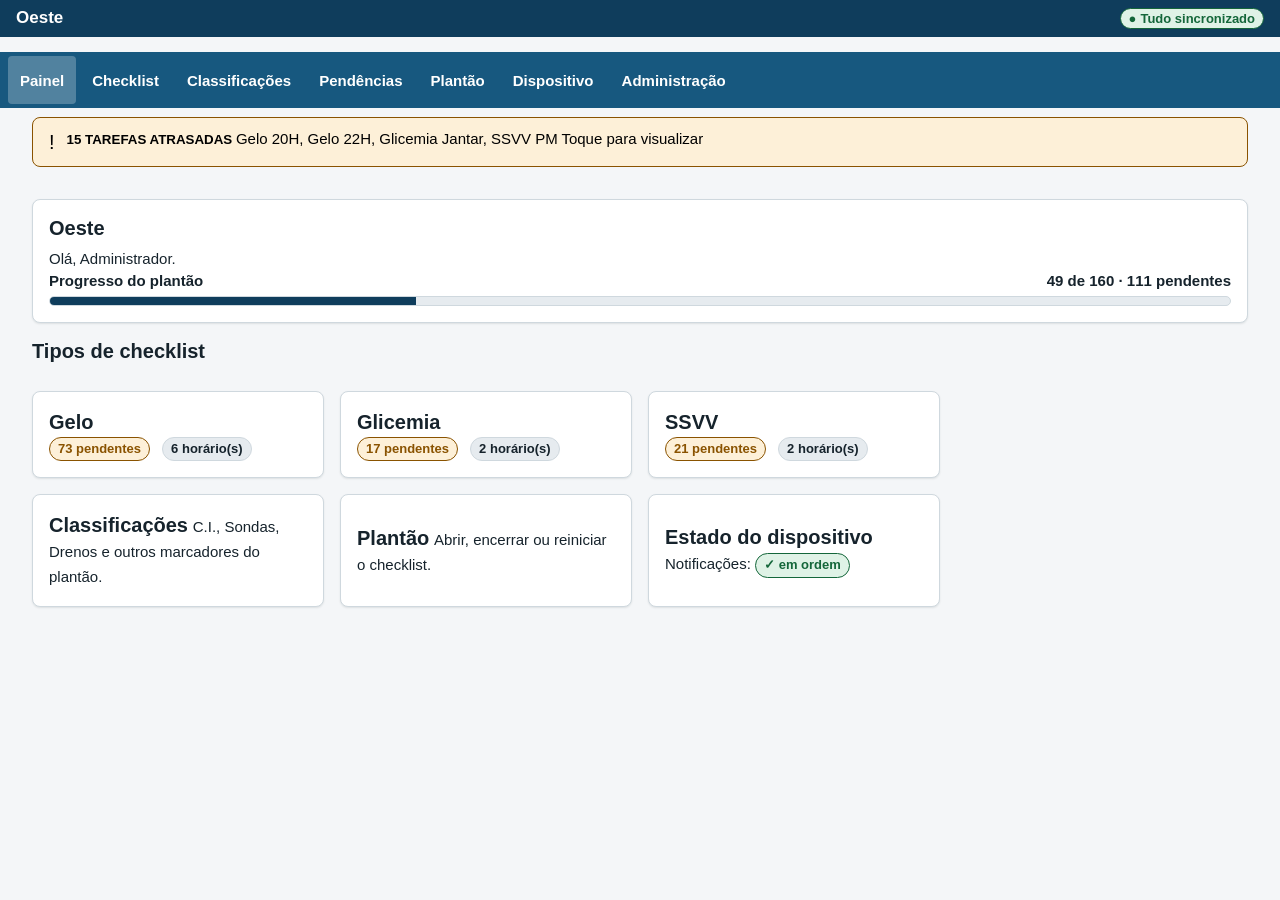
<file: apresentacao/index.html>
<!DOCTYPE html>
<html lang="pt-BR">
<head>
    <meta charset="utf-8" />
    <meta name="viewport" content="width=device-width, initial-scale=1, viewport-fit=cover" />
    <title>Checklist de Plantão — apresentação</title>

    <!-- Mesma folha de estilo do aplicativo real, copiada sem alteração. Nada vem de CDN. -->
    <link rel="stylesheet" href="css/design-system.css" />
    <link rel="stylesheet" href="css/apresentacao.css" />
</head>
<body>
    <div class="app-shell">
        <header class="app-topo">
            <h1 class="app-topo__titulo" id="topo-titulo">Oeste</h1>
            <button type="button" class="distintivo distintivo--sucesso" id="indicador-sync" title="Sincronizado com o servidor">
                <span aria-hidden="true">●</span>
                <span id="indicador-sync-texto">Tudo sincronizado</span>
            </button>
        </header>

        <nav class="nav-principal" aria-label="Navegação principal" id="nav"></nav>

        <div id="faixa-notificacoes"></div>

        <main class="app-conteudo" id="conteudo"></main>
    </div>

    <div id="toast"></div>

    <script src="js/dados.js"></script>
    <script src="js/app.js"></script>
</body>
</html>
</file>
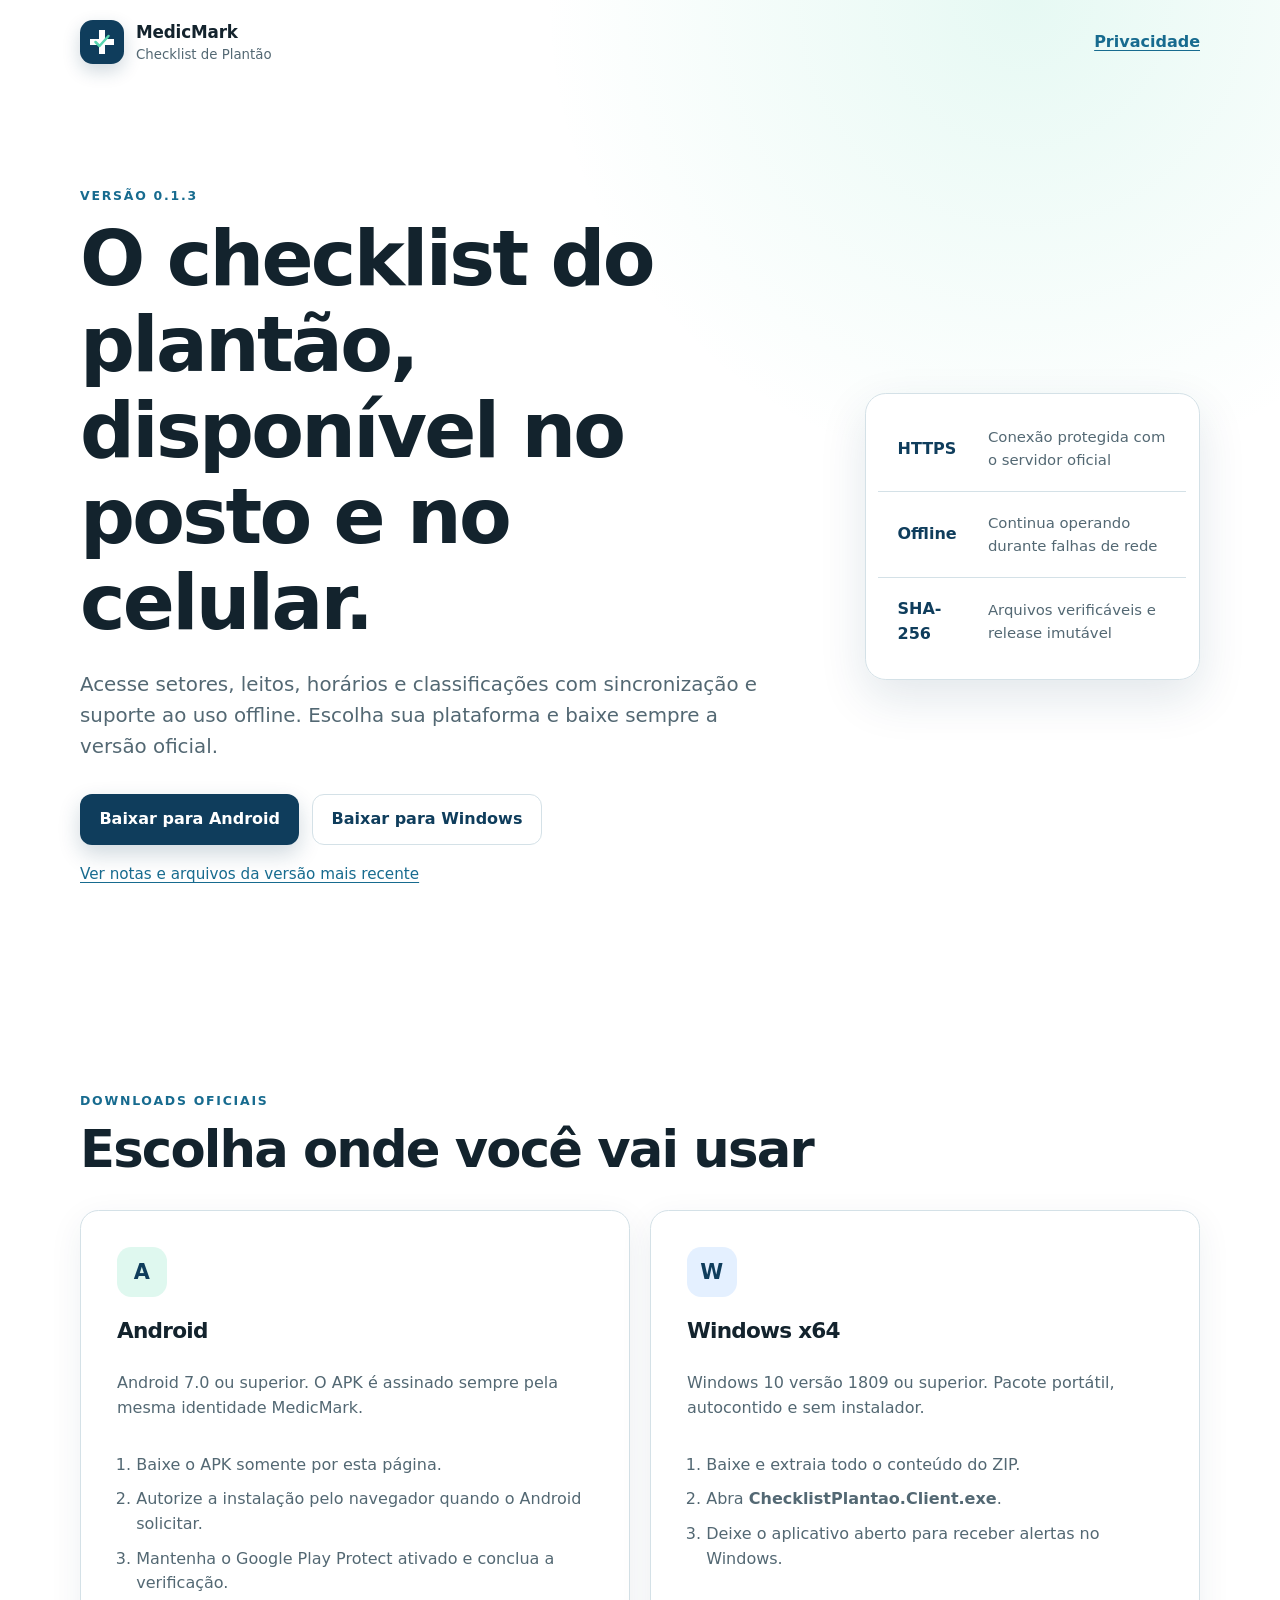
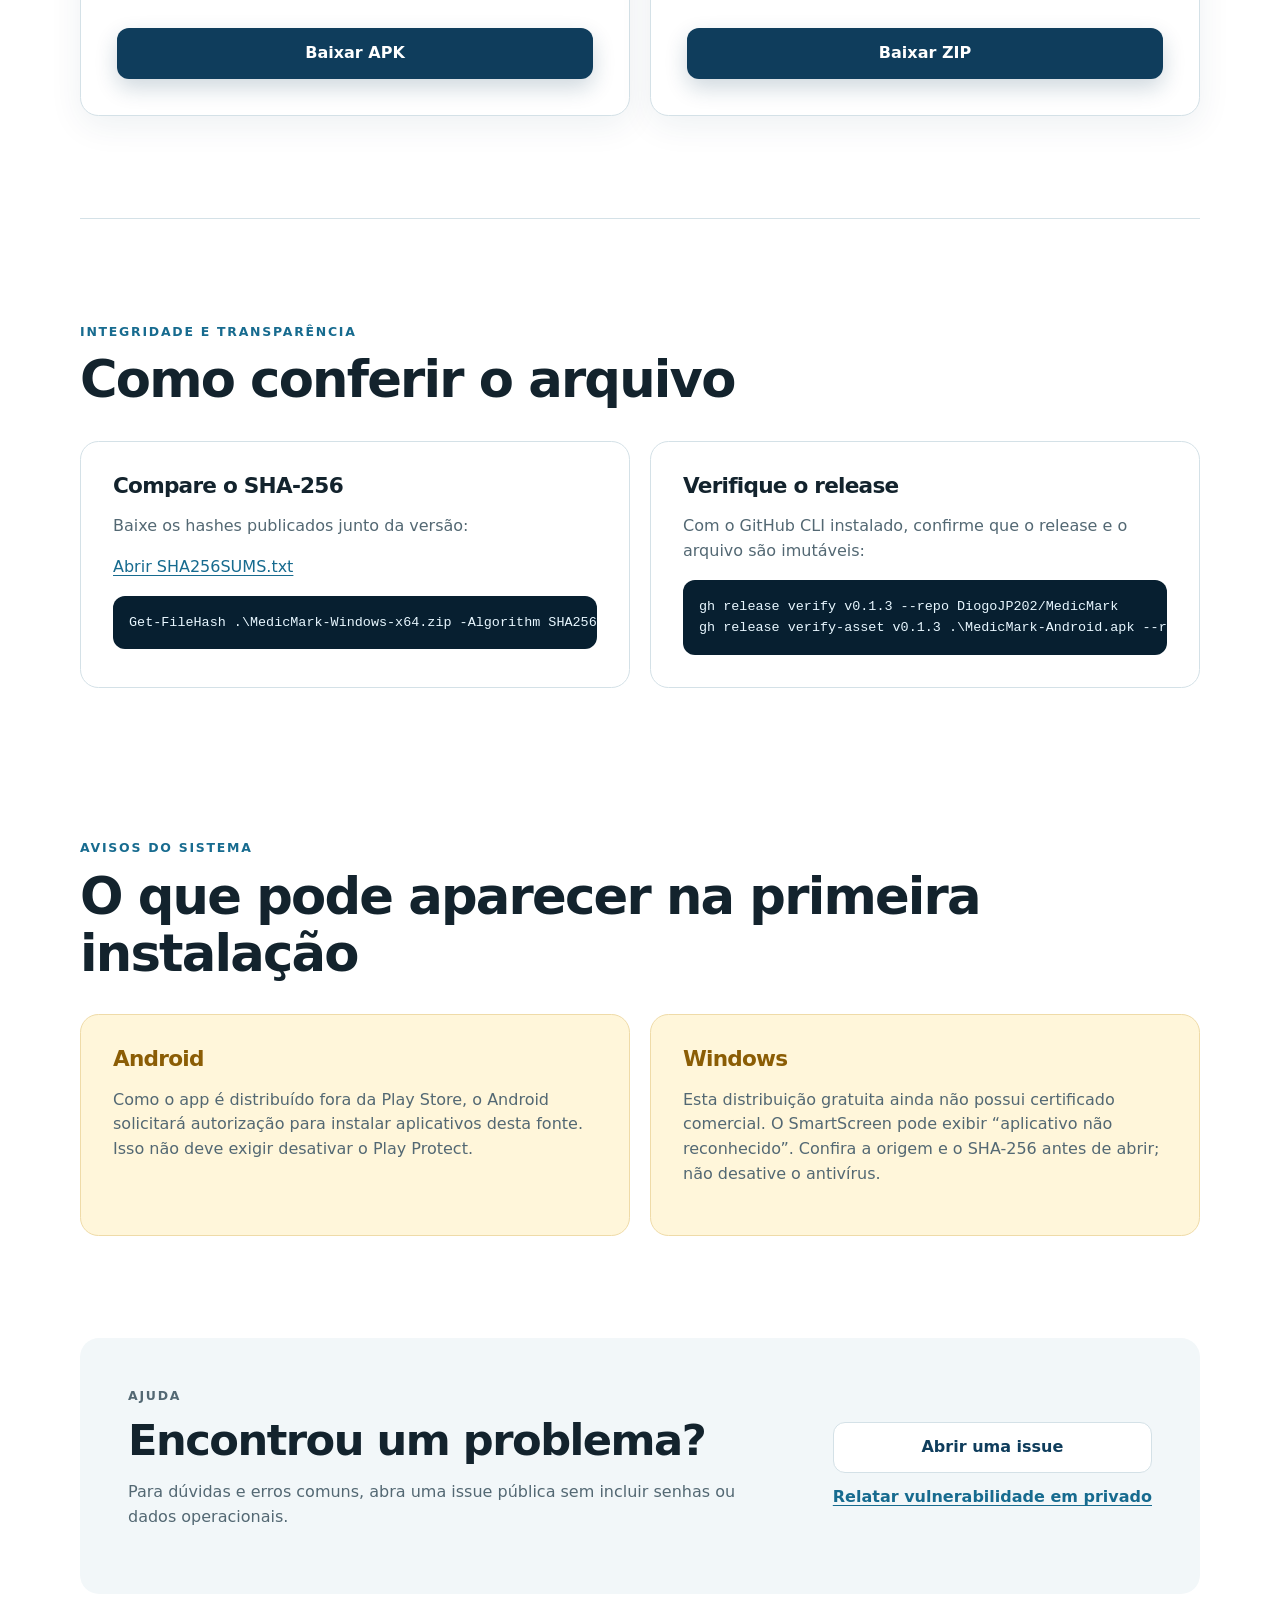
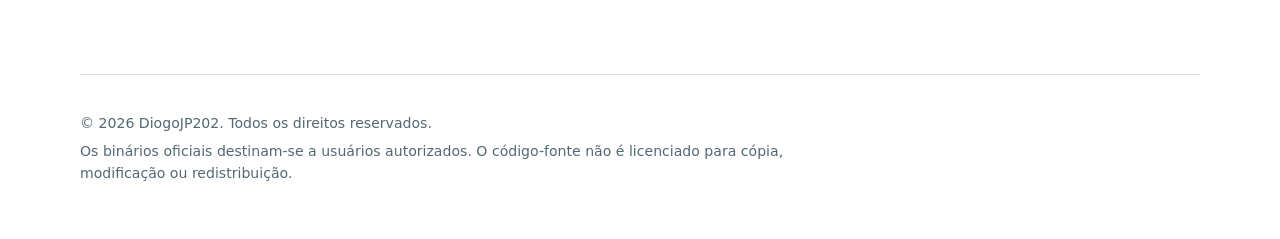
<file: site/index.html>
<!doctype html>
<html lang="pt-BR">
<head>
  <meta charset="utf-8">
  <meta name="viewport" content="width=device-width, initial-scale=1">
  <meta name="description" content="Baixe o MedicMark — Checklist de Plantão para Android e Windows.">
  <meta name="referrer" content="no-referrer">
  <meta http-equiv="Content-Security-Policy"
        content="default-src 'none'; style-src 'self'; img-src 'self' data:; font-src 'self'; base-uri 'none'; form-action 'none'; upgrade-insecure-requests">
  <meta name="theme-color" content="#0f3d5c">
  <title>MedicMark — Checklist de Plantão</title>
  <link rel="icon" href="favicon.svg" type="image/svg+xml">
  <link rel="stylesheet" href="styles.css">
</head>
<body>
  <a class="skip-link" href="#conteudo">Ir para o conteúdo</a>

  <header class="topbar">
    <a class="brand" href="./" aria-label="Página inicial do MedicMark">
      <span class="brand-mark" aria-hidden="true">
        <svg viewBox="0 0 64 64" role="img">
          <path d="M26 8h12v18h18v12H38v18H26V38H8V26h18z"/>
          <path class="brand-check" d="m19 32 8 8 18-20"/>
        </svg>
      </span>
      <span>
        <strong>MedicMark</strong>
        <small>Checklist de Plantão</small>
      </span>
    </a>
    <a class="topbar-link" href="privacidade.html">Privacidade</a>
  </header>

  <main id="conteudo">
    <section class="hero" aria-labelledby="titulo">
      <div class="hero-copy">
        <p class="eyebrow">Versão 0.1.3</p>
        <h1 id="titulo">O checklist do plantão, disponível no posto e no celular.</h1>
        <p class="hero-text">
          Acesse setores, leitos, horários e classificações com sincronização e suporte ao uso
          offline. Escolha sua plataforma e baixe sempre a versão oficial.
        </p>
        <div class="hero-actions">
          <a class="button button-primary"
             href="https://github.com/DiogoJP202/MedicMark/releases/latest/download/MedicMark-Android.apk"
             rel="noreferrer">Baixar para Android</a>
          <a class="button button-secondary"
             href="https://github.com/DiogoJP202/MedicMark/releases/latest/download/MedicMark-Windows-x64.zip"
             rel="noreferrer">Baixar para Windows</a>
        </div>
        <p class="release-link">
          <a href="https://github.com/DiogoJP202/MedicMark/releases/latest" rel="noreferrer">
            Ver notas e arquivos da versão mais recente
          </a>
        </p>
      </div>
      <aside class="hero-panel" aria-label="Características da distribuição">
        <div><strong>HTTPS</strong><span>Conexão protegida com o servidor oficial</span></div>
        <div><strong>Offline</strong><span>Continua operando durante falhas de rede</span></div>
        <div><strong>SHA-256</strong><span>Arquivos verificáveis e release imutável</span></div>
      </aside>
    </section>

    <section class="section" aria-labelledby="downloads">
      <div class="section-heading">
        <p class="eyebrow">Downloads oficiais</p>
        <h2 id="downloads">Escolha onde você vai usar</h2>
      </div>

      <div class="download-grid">
        <article class="download-card">
          <div class="platform-icon" aria-hidden="true">A</div>
          <h3>Android</h3>
          <p>Android 7.0 ou superior. O APK é assinado sempre pela mesma identidade MedicMark.</p>
          <ol>
            <li>Baixe o APK somente por esta página.</li>
            <li>Autorize a instalação pelo navegador quando o Android solicitar.</li>
            <li>Mantenha o Google Play Protect ativado e conclua a verificação.</li>
          </ol>
          <a class="button button-primary button-block"
             href="https://github.com/DiogoJP202/MedicMark/releases/latest/download/MedicMark-Android.apk"
             rel="noreferrer">Baixar APK</a>
        </article>

        <article class="download-card">
          <div class="platform-icon platform-windows" aria-hidden="true">W</div>
          <h3>Windows x64</h3>
          <p>Windows 10 versão 1809 ou superior. Pacote portátil, autocontido e sem instalador.</p>
          <ol>
            <li>Baixe e extraia todo o conteúdo do ZIP.</li>
            <li>Abra <strong>ChecklistPlantao.Client.exe</strong>.</li>
            <li>Deixe o aplicativo aberto para receber alertas no Windows.</li>
          </ol>
          <a class="button button-primary button-block"
             href="https://github.com/DiogoJP202/MedicMark/releases/latest/download/MedicMark-Windows-x64.zip"
             rel="noreferrer">Baixar ZIP</a>
        </article>
      </div>
    </section>

    <section class="section trust-section" aria-labelledby="confianca">
      <div class="section-heading">
        <p class="eyebrow">Integridade e transparência</p>
        <h2 id="confianca">Como conferir o arquivo</h2>
      </div>
      <div class="trust-grid">
        <article>
          <h3>Compare o SHA-256</h3>
          <p>Baixe os hashes publicados junto da versão:</p>
          <p><a href="https://github.com/DiogoJP202/MedicMark/releases/latest/download/SHA256SUMS.txt"
                rel="noreferrer">Abrir SHA256SUMS.txt</a></p>
          <pre><code>Get-FileHash .\MedicMark-Windows-x64.zip -Algorithm SHA256</code></pre>
        </article>
        <article>
          <h3>Verifique o release</h3>
          <p>Com o GitHub CLI instalado, confirme que o release e o arquivo são imutáveis:</p>
          <pre><code>gh release verify v0.1.3 --repo DiogoJP202/MedicMark
gh release verify-asset v0.1.3 .\MedicMark-Android.apk --repo DiogoJP202/MedicMark</code></pre>
        </article>
      </div>
    </section>

    <section class="section warning-section" aria-labelledby="avisos">
      <div class="section-heading">
        <p class="eyebrow">Avisos do sistema</p>
        <h2 id="avisos">O que pode aparecer na primeira instalação</h2>
      </div>
      <div class="notice-grid">
        <article class="notice">
          <h3>Android</h3>
          <p>
            Como o app é distribuído fora da Play Store, o Android solicitará autorização para
            instalar aplicativos desta fonte. Isso não deve exigir desativar o Play Protect.
          </p>
        </article>
        <article class="notice">
          <h3>Windows</h3>
          <p>
            Esta distribuição gratuita ainda não possui certificado comercial. O SmartScreen
            pode exibir “aplicativo não reconhecido”. Confira a origem e o SHA-256 antes de abrir;
            não desative o antivírus.
          </p>
        </article>
      </div>
    </section>

    <section class="section support" aria-labelledby="suporte">
      <div>
        <p class="eyebrow">Ajuda</p>
        <h2 id="suporte">Encontrou um problema?</h2>
        <p>Para dúvidas e erros comuns, abra uma issue pública sem incluir senhas ou dados operacionais.</p>
      </div>
      <div class="support-actions">
        <a class="button button-secondary"
           href="https://github.com/DiogoJP202/MedicMark/issues"
           rel="noreferrer">Abrir uma issue</a>
        <a class="text-link"
           href="https://github.com/DiogoJP202/MedicMark/security/advisories/new"
           rel="noreferrer">Relatar vulnerabilidade em privado</a>
      </div>
    </section>
  </main>

  <footer>
    <p>© 2026 DiogoJP202. Todos os direitos reservados.</p>
    <p>Os binários oficiais destinam-se a usuários autorizados. O código-fonte não é licenciado para cópia, modificação ou redistribuição.</p>
  </footer>
</body>
</html>
</file>
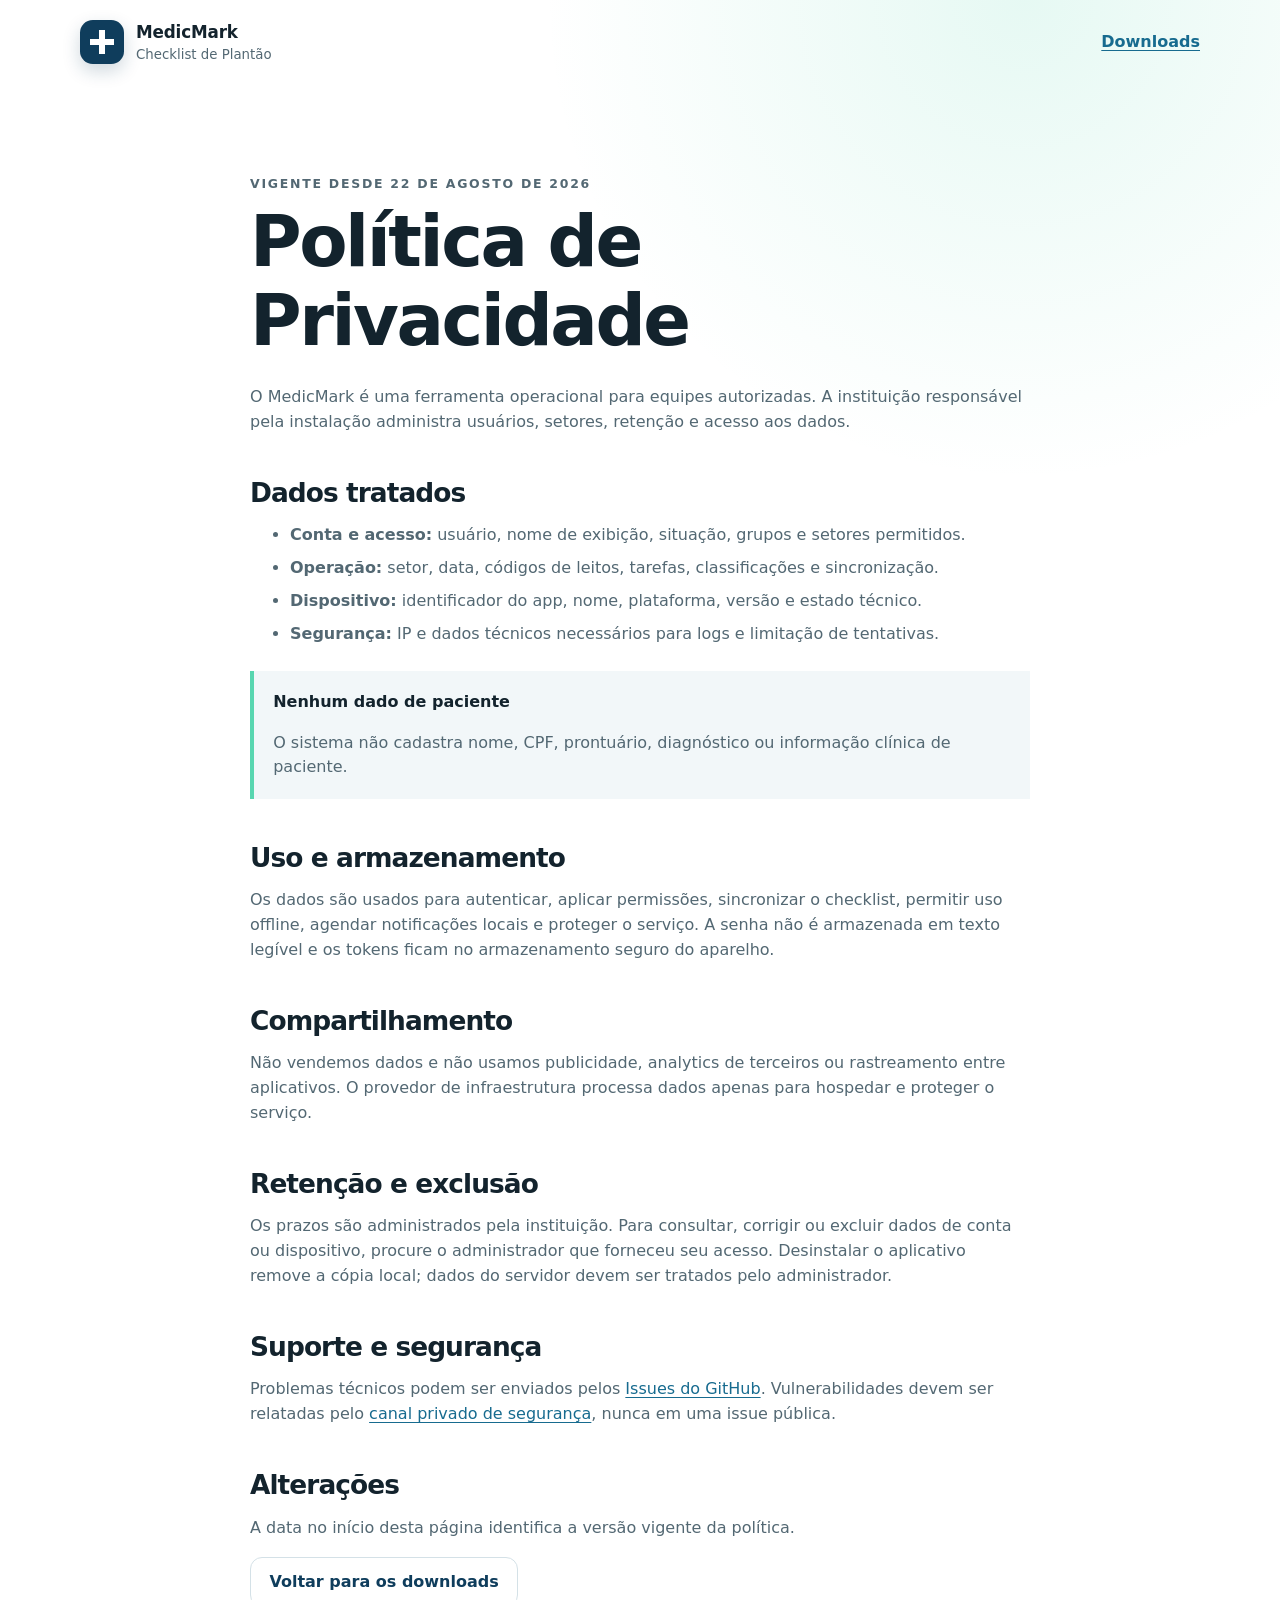
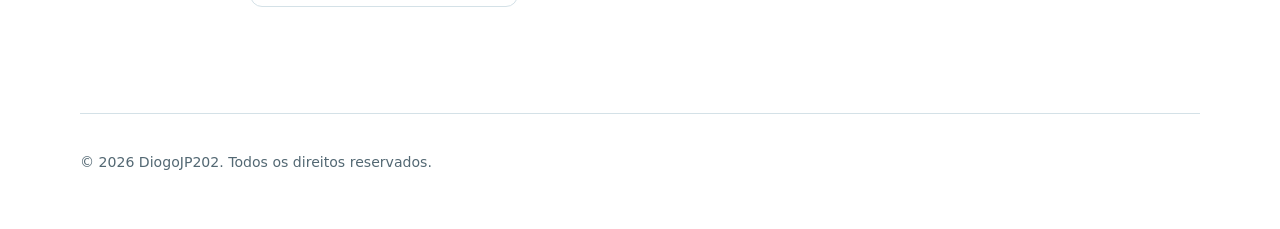
<file: site/privacidade.html>
<!doctype html>
<html lang="pt-BR">
<head>
  <meta charset="utf-8">
  <meta name="viewport" content="width=device-width, initial-scale=1">
  <meta name="referrer" content="no-referrer">
  <meta http-equiv="Content-Security-Policy"
        content="default-src 'none'; style-src 'self'; img-src 'self' data:; font-src 'self'; base-uri 'none'; form-action 'none'; upgrade-insecure-requests">
  <meta name="theme-color" content="#0f3d5c">
  <title>Política de Privacidade — MedicMark</title>
  <link rel="icon" href="favicon.svg" type="image/svg+xml">
  <link rel="stylesheet" href="styles.css">
</head>
<body>
  <a class="skip-link" href="#conteudo">Ir para o conteúdo</a>
  <header class="topbar">
    <a class="brand" href="./" aria-label="Voltar para a página do MedicMark">
      <span class="brand-mark" aria-hidden="true">
        <svg viewBox="0 0 64 64"><path d="M26 8h12v18h18v12H38v18H26V38H8V26h18z"/></svg>
      </span>
      <span><strong>MedicMark</strong><small>Checklist de Plantão</small></span>
    </a>
    <a class="topbar-link" href="./">Downloads</a>
  </header>

  <main id="conteudo" class="policy">
    <p class="eyebrow">Vigente desde 22 de agosto de 2026</p>
    <h1>Política de Privacidade</h1>
    <p>
      O MedicMark é uma ferramenta operacional para equipes autorizadas. A instituição responsável
      pela instalação administra usuários, setores, retenção e acesso aos dados.
    </p>

    <h2>Dados tratados</h2>
    <ul>
      <li><strong>Conta e acesso:</strong> usuário, nome de exibição, situação, grupos e setores permitidos.</li>
      <li><strong>Operação:</strong> setor, data, códigos de leitos, tarefas, classificações e sincronização.</li>
      <li><strong>Dispositivo:</strong> identificador do app, nome, plataforma, versão e estado técnico.</li>
      <li><strong>Segurança:</strong> IP e dados técnicos necessários para logs e limitação de tentativas.</li>
    </ul>
    <div class="policy-highlight">
      <strong>Nenhum dado de paciente</strong>
      <p>O sistema não cadastra nome, CPF, prontuário, diagnóstico ou informação clínica de paciente.</p>
    </div>

    <h2>Uso e armazenamento</h2>
    <p>
      Os dados são usados para autenticar, aplicar permissões, sincronizar o checklist, permitir uso
      offline, agendar notificações locais e proteger o serviço. A senha não é armazenada em texto
      legível e os tokens ficam no armazenamento seguro do aparelho.
    </p>

    <h2>Compartilhamento</h2>
    <p>
      Não vendemos dados e não usamos publicidade, analytics de terceiros ou rastreamento entre
      aplicativos. O provedor de infraestrutura processa dados apenas para hospedar e proteger o serviço.
    </p>

    <h2>Retenção e exclusão</h2>
    <p>
      Os prazos são administrados pela instituição. Para consultar, corrigir ou excluir dados de conta
      ou dispositivo, procure o administrador que forneceu seu acesso. Desinstalar o aplicativo remove
      a cópia local; dados do servidor devem ser tratados pelo administrador.
    </p>

    <h2>Suporte e segurança</h2>
    <p>
      Problemas técnicos podem ser enviados pelos
      <a href="https://github.com/DiogoJP202/MedicMark/issues" rel="noreferrer">Issues do GitHub</a>.
      Vulnerabilidades devem ser relatadas pelo
      <a href="https://github.com/DiogoJP202/MedicMark/security/advisories/new" rel="noreferrer">canal privado de segurança</a>,
      nunca em uma issue pública.
    </p>

    <h2>Alterações</h2>
    <p>A data no início desta página identifica a versão vigente da política.</p>
    <p><a class="button button-secondary" href="./">Voltar para os downloads</a></p>
  </main>

  <footer>
    <p>© 2026 DiogoJP202. Todos os direitos reservados.</p>
  </footer>
</body>
</html>
</file>
<file: apresentacao/css/design-system.css>
/*
  Design system do ChecklistPlantão.

  Objetivo: velocidade e clareza no plantão. Alvos de toque grandes, contraste alto, nada de
  animação supérflua. Todo asset é local — nenhuma fonte ou folha de estilo vem de CDN, porque
  o aplicativo precisa funcionar sem internet.

  Regra transversal: nenhuma informação é transmitida apenas por cor. Estado sempre tem também
  texto ou ícone.
*/

:root {
    /* Cores base */
    --cor-fundo: #f4f6f8;
    --cor-superficie: #ffffff;
    --cor-superficie-alt: #eef2f5;
    --cor-borda: #cfd8de;
    --cor-borda-forte: #9aa8b2;

    --cor-texto: #16232c;
    --cor-texto-suave: #4b5b66;
    --cor-texto-inverso: #ffffff;

    --cor-primaria: #0f3d5c;
    --cor-primaria-clara: #17587f;
    --cor-primaria-suave: #dcebf5;

    --cor-sucesso: #14663a;
    --cor-sucesso-suave: #dff2e6;
    --cor-alerta: #8a5300;
    --cor-alerta-suave: #fdf0d8;
    --cor-erro: #8f1d1d;
    --cor-erro-suave: #fbe3e3;
    --cor-neutro-suave: #e6ebef;

    /* Espaçamento — escala de 4px */
    --esp-1: 0.25rem;
    --esp-2: 0.5rem;
    --esp-3: 0.75rem;
    --esp-4: 1rem;
    --esp-5: 1.5rem;
    --esp-6: 2rem;
    --esp-7: 3rem;

    /* Tipografia */
    --fonte: -apple-system, BlinkMacSystemFont, "Segoe UI", Roboto, "Helvetica Neue", Arial, sans-serif;
    --texto-xs: 0.8125rem;
    --texto-sm: 0.9375rem;
    --texto-md: 1.0625rem;
    --texto-lg: 1.25rem;
    --texto-xl: 1.5rem;
    --texto-xxl: 2rem;

    /* Formas */
    --raio-sm: 4px;
    --raio-md: 8px;
    --raio-lg: 14px;
    --sombra-1: 0 1px 2px rgba(22, 35, 44, 0.10);
    --sombra-2: 0 4px 12px rgba(22, 35, 44, 0.14);

    /* Alvos de toque: 48px é o mínimo confortável para uso com uma mão. */
    --toque-min: 48px;
    --toque-grande: 60px;

    --z-banner: 50;
    --z-toast: 80;
    --z-modal: 100;

    /*
        Altura da barra do topo. A navegação e as faixas fixas se ancoram nela, então o valor
        precisa existir num lugar só — e acompanhar a área segura do sistema, que no Android é
        onde fica a barra de status.
    */
    --altura-topo: calc(3.25rem + env(safe-area-inset-top, 0px));
}

/* ------------------------------------------------------------------ base */

*,
*::before,
*::after {
    box-sizing: border-box;
}

html,
body {
    margin: 0;
    padding: 0;
    height: 100%;
}

body {
    font-family: var(--fonte);
    font-size: var(--texto-md);
    line-height: 1.45;
    color: var(--cor-texto);
    background: var(--cor-fundo);
    -webkit-text-size-adjust: 100%;
    -webkit-tap-highlight-color: transparent;
}

h1, h2, h3, h4 {
    margin: 0 0 var(--esp-3);
    line-height: 1.2;
    font-weight: 650;
}

h1 { font-size: var(--texto-xxl); }
h2 { font-size: var(--texto-xl); }
h3 { font-size: var(--texto-lg); }

p { margin: 0 0 var(--esp-3); }

/* Foco sempre visível — a navegação por teclado no Windows depende disso. */
:focus-visible {
    outline: 3px solid var(--cor-primaria-clara);
    outline-offset: 2px;
}

.visualmente-oculto {
    position: absolute;
    width: 1px;
    height: 1px;
    padding: 0;
    margin: -1px;
    overflow: hidden;
    clip: rect(0, 0, 0, 0);
    white-space: nowrap;
    border: 0;
}

/* ------------------------------------------------------------------ layout */

.app-shell {
    display: flex;
    flex-direction: column;
    min-height: 100%;
}

.app-topo {
    position: sticky;
    top: 0;
    z-index: var(--z-banner);
    background: var(--cor-primaria);
    color: var(--cor-texto-inverso);
    padding: var(--esp-2) var(--esp-4);
    display: flex;
    align-items: center;
    gap: var(--esp-3);
    flex-wrap: wrap;
}

.app-topo__titulo {
    font-size: var(--texto-md);
    font-weight: 650;
    margin: 0;
    flex: 1 1 auto;
    min-width: 0;
    overflow: hidden;
    text-overflow: ellipsis;
    white-space: nowrap;
}

.app-conteudo {
    flex: 1 1 auto;
    padding: var(--esp-4);
    padding-bottom: var(--esp-7);
}

.app-rodape-acoes {
    position: sticky;
    bottom: 0;
    background: var(--cor-superficie);
    border-top: 1px solid var(--cor-borda);
    padding: var(--esp-3) var(--esp-4);
    display: flex;
    gap: var(--esp-3);
}

.pilha {
    display: flex;
    flex-direction: column;
    gap: var(--esp-4);
}

.linha {
    display: flex;
    gap: var(--esp-3);
    align-items: center;
    flex-wrap: wrap;
}

.linha--fim { justify-content: flex-end; }
.linha--entre { justify-content: space-between; }

/* ------------------------------------------------------------------ cartões */

.cartao {
    background: var(--cor-superficie);
    border: 1px solid var(--cor-borda);
    border-radius: var(--raio-md);
    padding: var(--esp-4);
    box-shadow: var(--sombra-1);
}

.cartao__titulo {
    font-size: var(--texto-lg);
    font-weight: 650;
    margin: 0 0 var(--esp-2);
}

.cartao--acionavel {
    display: block;
    width: 100%;
    text-align: left;
    cursor: pointer;
    font: inherit;
    color: inherit;
    min-height: var(--toque-grande);
}

.cartao--acionavel:hover { border-color: var(--cor-primaria-clara); }
.cartao--acionavel:active { background: var(--cor-superficie-alt); }

.grade-cartoes {
    display: grid;
    grid-template-columns: repeat(auto-fill, minmax(240px, 1fr));
    gap: var(--esp-4);
}

/* ------------------------------------------------------------------ botões */

.botao {
    display: inline-flex;
    align-items: center;
    justify-content: center;
    gap: var(--esp-2);
    min-height: var(--toque-min);
    padding: var(--esp-2) var(--esp-4);
    border-radius: var(--raio-md);
    border: 1px solid transparent;
    font: inherit;
    font-weight: 600;
    cursor: pointer;
    background: var(--cor-superficie-alt);
    color: var(--cor-texto);
    text-decoration: none;
}

.botao:disabled {
    opacity: 0.55;
    cursor: not-allowed;
}

.botao--primario {
    background: var(--cor-primaria);
    color: var(--cor-texto-inverso);
}

.botao--primario:hover:not(:disabled) { background: var(--cor-primaria-clara); }

.botao--contorno {
    background: transparent;
    border-color: var(--cor-borda-forte);
}

.botao--perigo {
    background: var(--cor-erro);
    color: var(--cor-texto-inverso);
}

.botao--texto {
    background: transparent;
    border-color: transparent;
    color: var(--cor-primaria);
    text-decoration: underline;
}

.botao--bloco { width: 100%; }

.botao--grande {
    min-height: var(--toque-grande);
    font-size: var(--texto-lg);
}

/* ------------------------------------------------------------------ campos */

.campo {
    display: flex;
    flex-direction: column;
    gap: var(--esp-1);
    margin-bottom: var(--esp-4);
}

.campo__rotulo {
    font-size: var(--texto-sm);
    font-weight: 600;
    color: var(--cor-texto-suave);
}

.campo__controle {
    min-height: var(--toque-min);
    padding: var(--esp-2) var(--esp-3);
    font: inherit;
    color: var(--cor-texto);
    background: var(--cor-superficie);
    border: 1px solid var(--cor-borda-forte);
    border-radius: var(--raio-sm);
    width: 100%;
}

.campo__controle--erro { border-color: var(--cor-erro); border-width: 2px; }

.campo__ajuda {
    font-size: var(--texto-xs);
    color: var(--cor-texto-suave);
}

.campo__erro {
    font-size: var(--texto-xs);
    color: var(--cor-erro);
    font-weight: 600;
}

.campo--horizontal {
    flex-direction: row;
    align-items: center;
    gap: var(--esp-3);
}

/* ------------------------------------------------------------------ faixas e distintivos */

.faixa {
    display: flex;
    align-items: flex-start;
    gap: var(--esp-3);
    padding: var(--esp-3) var(--esp-4);
    border-radius: var(--raio-md);
    border: 1px solid var(--cor-borda);
    background: var(--cor-superficie-alt);
    margin-bottom: var(--esp-4);
}

.faixa__icone {
    font-size: var(--texto-lg);
    line-height: 1.2;
    flex: 0 0 auto;
}

.faixa__conteudo { flex: 1 1 auto; min-width: 0; }

.faixa__titulo {
    font-weight: 700;
    margin: 0 0 var(--esp-1);
}

.faixa__texto {
    margin: 0;
    font-size: var(--texto-sm);
}

/* Causa técnica dentro de uma faixa: recolhida por padrão, legível quando aberta. */
.faixa__detalhe {
    margin-top: var(--esp-2);
    font-size: var(--texto-sm);
}

.faixa__detalhe > summary {
    cursor: pointer;
    padding: var(--esp-1) 0;
    min-height: 2.75rem;
    display: flex;
    align-items: center;
}

.faixa__tecnico {
    margin: var(--esp-1) 0 0;
    font-family: ui-monospace, "Cascadia Mono", Consolas, monospace;
    font-size: var(--texto-xs);
    word-break: break-word;
    white-space: pre-wrap;
}

.faixa--info { background: var(--cor-primaria-suave); border-color: var(--cor-primaria-clara); }
.faixa--sucesso { background: var(--cor-sucesso-suave); border-color: var(--cor-sucesso); }
.faixa--alerta { background: var(--cor-alerta-suave); border-color: var(--cor-alerta); }
.faixa--erro { background: var(--cor-erro-suave); border-color: var(--cor-erro); }
.faixa--fixa { position: sticky; top: 0; z-index: var(--z-banner); }

/*
    Faixa recolhida: uma linha só. O aviso continua visível e continua levando à correção —
    apenas para de ocupar um terço da tela do celular.
*/
.faixa--compacta {
    align-items: center;
    padding: var(--esp-2) var(--esp-3);
    gap: var(--esp-2);
}

.faixa__resumo {
    flex: 1 1 auto;
    min-width: 0;
    overflow: hidden;
    text-overflow: ellipsis;
    white-space: nowrap;
    text-align: left;
    background: none;
    border: 0;
    padding: 0;
    font: inherit;
    color: inherit;
    cursor: pointer;
}

.faixa__resumo:hover { text-decoration: underline; }

/*
    Botão de recolher. Alvo de toque de 44px, que é o mínimo confortável no celular — a faixa
    inteira é sticky e um alvo pequeno aqui seria tocado por engano.
*/
.faixa__fechar {
    flex: 0 0 auto;
    align-self: flex-start;
    min-width: 44px;
    min-height: 44px;
    display: inline-flex;
    align-items: center;
    justify-content: center;
    background: none;
    border: 0;
    border-radius: var(--raio-md);
    font-size: var(--texto-lg);
    line-height: 1;
    color: inherit;
    cursor: pointer;
}

.faixa__fechar:hover { background: rgb(0 0 0 / 8%); }

.faixa__fechar:focus-visible { outline: 2px solid currentColor; outline-offset: 2px; }

.distintivo {
    display: inline-flex;
    align-items: center;
    gap: var(--esp-1);
    padding: 2px var(--esp-2);
    border-radius: 999px;
    font-size: var(--texto-xs);
    font-weight: 700;
    background: var(--cor-neutro-suave);
    color: var(--cor-texto);
    border: 1px solid var(--cor-borda);
}

.distintivo--sucesso { background: var(--cor-sucesso-suave); border-color: var(--cor-sucesso); color: var(--cor-sucesso); }
.distintivo--alerta { background: var(--cor-alerta-suave); border-color: var(--cor-alerta); color: var(--cor-alerta); }
.distintivo--erro { background: var(--cor-erro-suave); border-color: var(--cor-erro); color: var(--cor-erro); }

/* ------------------------------------------------------------------ progresso */

.progresso { display: flex; flex-direction: column; gap: var(--esp-1); }

.progresso__rotulo {
    display: flex;
    justify-content: space-between;
    font-size: var(--texto-sm);
    font-weight: 600;
}

.progresso__trilha {
    height: 10px;
    background: var(--cor-neutro-suave);
    border-radius: 999px;
    overflow: hidden;
    border: 1px solid var(--cor-borda);
}

.progresso__barra {
    height: 100%;
    background: var(--cor-primaria);
    transition: width 120ms linear;
}

.progresso__barra--completo { background: var(--cor-sucesso); }

/* ------------------------------------------------------------------ grade do checklist (desktop) */

.grade-checklist__area {
    overflow: auto;
    max-height: 70vh;
    border: 1px solid var(--cor-borda);
    border-radius: var(--raio-md);
    background: var(--cor-superficie);
}

.grade-checklist {
    border-collapse: separate;
    border-spacing: 0;
    width: 100%;
}

.grade-checklist th,
.grade-checklist td {
    border-bottom: 1px solid var(--cor-borda);
    border-right: 1px solid var(--cor-borda);
    padding: 0;
    text-align: center;
}

.grade-checklist thead th {
    position: sticky;
    top: 0;
    z-index: 3;
    background: var(--cor-superficie-alt);
    padding: var(--esp-2);
    font-size: var(--texto-sm);
    white-space: nowrap;
}

/* Primeira coluna fixa: o número do leito precisa acompanhar a rolagem horizontal. */
.grade-checklist__leito {
    position: sticky;
    left: 0;
    z-index: 2;
    background: var(--cor-superficie);
    text-align: left;
    padding: var(--esp-2) var(--esp-3);
    font-weight: 700;
    min-width: 96px;
    border-right: 2px solid var(--cor-borda-forte);
}

.grade-checklist thead .grade-checklist__leito {
    z-index: 4;
    background: var(--cor-superficie-alt);
}

.grade-checklist__hora {
    display: block;
    font-size: var(--texto-xs);
    font-weight: 400;
    color: var(--cor-texto-suave);
}

.grade-checklist__linha--pendente .grade-checklist__leito { border-left: 4px solid var(--cor-alerta); }
.grade-checklist__linha--completa .grade-checklist__leito { border-left: 4px solid var(--cor-sucesso); }

/* ------------------------------------------------------------------ célula marcável */

.celula {
    display: flex;
    align-items: center;
    justify-content: center;
    width: 100%;
    min-width: var(--toque-min);
    min-height: var(--toque-min);
    border: none;
    background: transparent;
    font: inherit;
    font-size: var(--texto-lg);
    font-weight: 800;
    cursor: pointer;
    color: var(--cor-texto-suave);
}

.celula:hover:not(:disabled) { background: var(--cor-primaria-suave); }
.celula:disabled { cursor: not-allowed; opacity: 0.5; }

/* Marcado: fundo, borda E o "X". Nunca só cor. */
.celula--marcada {
    background: var(--cor-sucesso-suave);
    color: var(--cor-sucesso);
    box-shadow: inset 0 0 0 2px var(--cor-sucesso);
}

.celula--atrasada:not(.celula--marcada) {
    background: var(--cor-alerta-suave);
    box-shadow: inset 0 0 0 2px var(--cor-alerta);
}

/* ------------------------------------------------------------------ lista mobile */

.lista-leitos {
    display: flex;
    flex-direction: column;
    gap: var(--esp-2);
    list-style: none;
    margin: 0;
    padding: 0;
}

.lista-leitos__item { margin: 0; }

.leito-botao {
    display: flex;
    align-items: center;
    gap: var(--esp-3);
    width: 100%;
    min-height: var(--toque-grande);
    padding: var(--esp-3) var(--esp-4);
    border: 1px solid var(--cor-borda-forte);
    border-radius: var(--raio-md);
    background: var(--cor-superficie);
    font: inherit;
    cursor: pointer;
    text-align: left;
}

.leito-botao__caixa {
    flex: 0 0 auto;
    width: 34px;
    height: 34px;
    display: flex;
    align-items: center;
    justify-content: center;
    border: 2px solid var(--cor-borda-forte);
    border-radius: var(--raio-sm);
    font-size: var(--texto-lg);
    font-weight: 800;
    background: var(--cor-superficie);
}

.leito-botao__codigo {
    font-size: var(--texto-lg);
    font-weight: 700;
    flex: 1 1 auto;
}

.leito-botao__marcadores {
    display: flex;
    gap: var(--esp-1);
    flex-wrap: wrap;
    justify-content: flex-end;
}

.leito-botao--marcado {
    background: var(--cor-sucesso-suave);
    border-color: var(--cor-sucesso);
}

.leito-botao--marcado .leito-botao__caixa {
    border-color: var(--cor-sucesso);
    color: var(--cor-sucesso);
}

.leito-botao--atrasado:not(.leito-botao--marcado) {
    background: var(--cor-alerta-suave);
    border-color: var(--cor-alerta);
}

/* ------------------------------------------------------------------ seletor de coluna */

.seletor-colunas {
    display: flex;
    gap: var(--esp-2);
    overflow-x: auto;
    padding-bottom: var(--esp-2);
    margin-bottom: var(--esp-3);
    scrollbar-width: thin;
}

.seletor-colunas__item {
    flex: 0 0 auto;
    min-height: var(--toque-min);
    padding: var(--esp-2) var(--esp-4);
    border: 1px solid var(--cor-borda-forte);
    border-radius: 999px;
    background: var(--cor-superficie);
    font: inherit;
    font-weight: 600;
    cursor: pointer;
    display: flex;
    flex-direction: column;
    align-items: center;
    line-height: 1.15;
}

.seletor-colunas__item--ativo {
    background: var(--cor-primaria);
    color: var(--cor-texto-inverso);
    border-color: var(--cor-primaria);
}

.seletor-colunas__item--completo:not(.seletor-colunas__item--ativo) {
    background: var(--cor-sucesso-suave);
    border-color: var(--cor-sucesso);
}

.seletor-colunas__pendentes {
    font-size: var(--texto-xs);
    font-weight: 500;
}

/* ------------------------------------------------------------------ modal e toast */

.modal-fundo {
    position: fixed;
    inset: 0;
    background: rgba(22, 35, 44, 0.55);
    display: flex;
    align-items: center;
    justify-content: center;
    padding: var(--esp-4);
    z-index: var(--z-modal);
}

.modal {
    background: var(--cor-superficie);
    border-radius: var(--raio-lg);
    box-shadow: var(--sombra-2);
    max-width: 560px;
    width: 100%;
    max-height: 85vh;
    overflow: auto;
    padding: var(--esp-5);
}

.modal__titulo { font-size: var(--texto-xl); margin-bottom: var(--esp-3); }

.modal__acoes {
    display: flex;
    gap: var(--esp-3);
    justify-content: flex-end;
    margin-top: var(--esp-5);
    flex-wrap: wrap;
}

.toast-desfazer {
    position: fixed;
    left: 50%;
    bottom: var(--esp-5);
    transform: translateX(-50%);
    z-index: var(--z-toast);
    display: flex;
    align-items: center;
    gap: var(--esp-4);
    background: var(--cor-texto);
    color: var(--cor-texto-inverso);
    padding: var(--esp-3) var(--esp-4);
    border-radius: var(--raio-lg);
    box-shadow: var(--sombra-2);
    max-width: calc(100vw - 2 * var(--esp-4));
}

.toast-desfazer__acao {
    background: transparent;
    border: 1px solid rgba(255, 255, 255, 0.6);
    color: var(--cor-texto-inverso);
    border-radius: var(--raio-sm);
    padding: var(--esp-1) var(--esp-3);
    min-height: 36px;
    font: inherit;
    font-weight: 700;
    cursor: pointer;
}

/* ------------------------------------------------------------------ estados */

.estado-vazio,
.estado-erro,
.estado-carregando {
    text-align: center;
    padding: var(--esp-6) var(--esp-4);
    color: var(--cor-texto-suave);
}

.estado-vazio__icone,
.estado-erro__icone {
    font-size: var(--texto-xxl);
    display: block;
    margin-bottom: var(--esp-2);
}

.estado-vazio__titulo,
.estado-erro__titulo {
    font-size: var(--texto-lg);
    font-weight: 650;
    color: var(--cor-texto);
    margin-bottom: var(--esp-2);
}

.estado-erro { color: var(--cor-erro); }

/* ------------------------------------------------------------------ tabela simples (admin) */

.tabela {
    width: 100%;
    border-collapse: collapse;
    background: var(--cor-superficie);
    border: 1px solid var(--cor-borda);
    border-radius: var(--raio-md);
    overflow: hidden;
}

.tabela th,
.tabela td {
    padding: var(--esp-2) var(--esp-3);
    text-align: left;
    border-bottom: 1px solid var(--cor-borda);
    font-size: var(--texto-sm);
}

.tabela th { background: var(--cor-superficie-alt); font-weight: 650; }
.tabela tbody tr:last-child td { border-bottom: none; }

.tabela__area { overflow-x: auto; }

/* ------------------------------------------------------------------ navegação */

/*
    A navegação acompanha a rolagem, colada logo abaixo da barra do topo.

    Sem isto ela some assim que a página rola — e em telas longas (administração, pendências) o
    usuário perde a única saída visível e precisa rolar todo o caminho de volta para trocar de
    tela. O deslocamento usa a altura real da barra do topo mais a área segura do sistema.
*/
.nav-principal {
    position: sticky;
    top: var(--altura-topo);
    z-index: calc(var(--z-banner) - 1);
    display: flex;
    gap: var(--esp-1);
    overflow-x: auto;
    background: var(--cor-primaria-clara);
    padding: var(--esp-1) var(--esp-2);
    scrollbar-width: thin;
}

.nav-principal__item {
    flex: 0 0 auto;
    min-height: var(--toque-min);
    display: flex;
    align-items: center;
    padding: 0 var(--esp-3);
    color: var(--cor-texto-inverso);
    text-decoration: none;
    border-radius: var(--raio-sm);
    font-weight: 600;
    font-size: var(--texto-sm);
}

.nav-principal__item:hover { background: rgba(255, 255, 255, 0.15); }
.nav-principal__item.active { background: rgba(255, 255, 255, 0.25); }

/* ------------------------------------------------------------------ responsivo */

/* Mobile-first: a grade em matriz só aparece quando há largura para ela. */
.somente-desktop { display: none; }
.somente-mobile { display: block; }

@media (min-width: 900px) {
    .somente-desktop { display: block; }
    .somente-mobile { display: none; }

    .app-conteudo {
        padding: var(--esp-5) var(--esp-6);
        max-width: 1400px;
        margin: 0 auto;
        width: 100%;
    }
}

@media (prefers-reduced-motion: reduce) {
    * {
        animation-duration: 0.01ms !important;
        transition-duration: 0.01ms !important;
    }
}
</file>
<file: apresentacao/css/apresentacao.css>
/*
    Acréscimos EXCLUSIVOS da apresentação.

    O design-system.css ao lado é cópia literal do aplicativo. Tudo o que muda o visual real
    fica aqui, separado, para não haver dúvida sobre o que é o produto e o que é a demonstração.
*/

/* Faixa que identifica a demonstração. Sem ela, alguém pode achar que é o sistema em produção. */
.demo-aviso {
    background: var(--cor-texto);
    color: var(--cor-texto-inverso);
    text-align: center;
    padding: var(--esp-1) var(--esp-3);
    font-size: var(--texto-xs);
    font-weight: 600;
}

/* No navegador não existe barra de status do Android, então a navegação cola direto no topo. */
.nav-principal {
    top: 3.25rem;
}

/* O item ativo da navegação é marcado por JS, já que aqui não há o NavLink do Blazor. */
.nav-principal__item {
    cursor: pointer;
    border: 0;
    background: transparent;
    font-family: inherit;
}

.demo-nota {
    font-size: var(--texto-xs);
    color: var(--cor-texto-suave);
    margin-top: var(--esp-2);
}
</file>
<file: site/styles.css>
:root {
  color-scheme: light dark;
  --navy: #0f3d5c;
  --navy-deep: #082a41;
  --blue: #176b8f;
  --mint: #58d6b0;
  --mint-soft: #dff8ef;
  --ink: #13232d;
  --muted: #536873;
  --surface: #ffffff;
  --surface-soft: #f2f7f9;
  --line: #d4e1e7;
  --warning: #8b5d05;
  --warning-bg: #fff6da;
  --shadow: 0 18px 48px rgba(15, 61, 92, .12);
  font-family: Inter, ui-sans-serif, system-ui, -apple-system, BlinkMacSystemFont, "Segoe UI", sans-serif;
  line-height: 1.55;
  font-synthesis: none;
}

* { box-sizing: border-box; }

html { scroll-behavior: smooth; }

body {
  margin: 0;
  background:
    radial-gradient(circle at 80% 0%, rgba(88, 214, 176, .15), transparent 30rem),
    var(--surface);
  color: var(--ink);
}

a { color: var(--blue); text-underline-offset: .18em; }
a:hover { text-decoration-thickness: 2px; }
a:focus-visible, button:focus-visible {
  outline: 3px solid var(--mint);
  outline-offset: 3px;
}

.skip-link {
  position: fixed;
  left: 1rem;
  top: -5rem;
  z-index: 10;
  padding: .75rem 1rem;
  border-radius: .6rem;
  background: var(--navy);
  color: #fff;
}

.skip-link:focus { top: 1rem; }

.topbar {
  width: min(1120px, calc(100% - 2rem));
  margin: 0 auto;
  min-height: 5.25rem;
  display: flex;
  align-items: center;
  justify-content: space-between;
  gap: 1rem;
}

.brand {
  display: inline-flex;
  align-items: center;
  gap: .75rem;
  color: var(--ink);
  text-decoration: none;
}

.brand-mark {
  width: 2.75rem;
  height: 2.75rem;
  display: grid;
  place-items: center;
  border-radius: .8rem;
  background: var(--navy);
  box-shadow: 0 7px 18px rgba(15, 61, 92, .2);
}

.brand-mark svg { width: 2rem; height: 2rem; fill: #fff; }
.brand-mark .brand-check { fill: none; stroke: var(--mint); stroke-width: 5; stroke-linecap: round; stroke-linejoin: round; }
.brand strong, .brand small { display: block; }
.brand strong { font-size: 1.05rem; letter-spacing: -.01em; }
.brand small { color: var(--muted); }
.topbar-link { font-weight: 700; }

main { width: min(1120px, calc(100% - 2rem)); margin: 0 auto; }

.hero {
  min-height: 34rem;
  padding: clamp(3rem, 8vw, 7rem) 0;
  display: grid;
  grid-template-columns: minmax(0, 1.45fr) minmax(17rem, .7fr);
  align-items: center;
  gap: clamp(2rem, 7vw, 6rem);
}

.eyebrow {
  margin: 0 0 .65rem;
  color: var(--blue);
  font-size: .78rem;
  font-weight: 800;
  letter-spacing: .14em;
  text-transform: uppercase;
}

h1, h2, h3 { line-height: 1.12; letter-spacing: -.035em; }
h1 { max-width: 17ch; margin: 0; font-size: clamp(2.6rem, 6vw, 5.3rem); }
h2 { margin: 0; font-size: clamp(2rem, 4vw, 3.25rem); }
h3 { margin: 0 0 .75rem; font-size: 1.35rem; }

.hero-text {
  max-width: 62ch;
  margin: 1.5rem 0 0;
  color: var(--muted);
  font-size: clamp(1.05rem, 2vw, 1.24rem);
}

.hero-actions, .support-actions {
  display: flex;
  flex-wrap: wrap;
  align-items: center;
  gap: .8rem;
  margin-top: 2rem;
}

.button {
  display: inline-flex;
  min-height: 3rem;
  align-items: center;
  justify-content: center;
  padding: .75rem 1.15rem;
  border: 1px solid transparent;
  border-radius: .75rem;
  font-weight: 800;
  text-decoration: none;
  transition: transform .15s ease, box-shadow .15s ease, background .15s ease;
}

.button:hover { transform: translateY(-1px); }
.button-primary { background: var(--navy); color: #fff; box-shadow: 0 9px 22px rgba(15, 61, 92, .2); }
.button-primary:hover { background: var(--navy-deep); }
.button-secondary { border-color: var(--line); background: var(--surface); color: var(--navy); }
.button-block { width: 100%; margin-top: auto; }
.release-link { margin: 1.1rem 0 0; font-size: .95rem; }

.hero-panel {
  padding: .8rem;
  border: 1px solid var(--line);
  border-radius: 1.3rem;
  background: color-mix(in srgb, var(--surface) 92%, transparent);
  box-shadow: var(--shadow);
}

.hero-panel div {
  padding: 1.2rem;
  display: grid;
  grid-template-columns: 4.8rem 1fr;
  gap: .85rem;
  align-items: center;
  border-bottom: 1px solid var(--line);
}

.hero-panel div:last-child { border-bottom: 0; }
.hero-panel strong { color: var(--navy); }
.hero-panel span { color: var(--muted); font-size: .93rem; }

.section { padding: clamp(4rem, 8vw, 7rem) 0; }
.section-heading { margin-bottom: 2rem; }
.download-grid, .trust-grid, .notice-grid { display: grid; grid-template-columns: repeat(2, minmax(0, 1fr)); gap: 1.25rem; }

.download-card, .trust-grid article, .notice {
  border: 1px solid var(--line);
  border-radius: 1.15rem;
  background: var(--surface);
}

.download-card {
  min-height: 31rem;
  padding: clamp(1.3rem, 4vw, 2.25rem);
  display: flex;
  flex-direction: column;
  box-shadow: 0 10px 34px rgba(15, 61, 92, .07);
}

.download-card p, .download-card li, .trust-grid p, .notice p { color: var(--muted); }
.download-card ol { padding-left: 1.2rem; margin: 1rem 0 2rem; }
.download-card li + li { margin-top: .6rem; }

.platform-icon {
  width: 3.1rem;
  height: 3.1rem;
  margin-bottom: 1.4rem;
  display: grid;
  place-items: center;
  border-radius: .9rem;
  background: var(--mint-soft);
  color: var(--navy);
  font-size: 1.3rem;
  font-weight: 900;
}

.platform-windows { background: #e4f0ff; }
.trust-section { border-top: 1px solid var(--line); }
.trust-grid article, .notice { padding: clamp(1.25rem, 3vw, 2rem); }

pre {
  max-width: 100%;
  overflow-x: auto;
  margin: 1rem 0 0;
  padding: 1rem;
  border-radius: .75rem;
  background: #071f30;
  color: #e8f7ff;
  font: .84rem/1.6 ui-monospace, SFMono-Regular, Consolas, monospace;
}

.warning-section { padding-top: 3rem; }
.notice { border-color: #efdba8; background: var(--warning-bg); }
.notice h3 { color: var(--warning); }

.support {
  margin-bottom: 5rem;
  padding: clamp(1.5rem, 5vw, 3rem);
  display: flex;
  align-items: center;
  justify-content: space-between;
  gap: 2rem;
  border-radius: 1.2rem;
  background: var(--surface-soft);
}

.support h2 { font-size: clamp(1.8rem, 4vw, 2.7rem); }
.support p { max-width: 60ch; color: var(--muted); }
.support-actions { flex-direction: column; align-items: stretch; margin-top: 0; text-align: center; }
.text-link { font-weight: 750; }

.policy { max-width: 780px; padding: clamp(3rem, 7vw, 6rem) 0; }
.policy h1 { max-width: none; margin-bottom: 1.5rem; font-size: clamp(2.5rem, 6vw, 4.4rem); }
.policy h2 { margin: 2.7rem 0 .8rem; font-size: 1.65rem; }
.policy p, .policy li { color: var(--muted); }
.policy li + li { margin-top: .5rem; }
.policy-highlight { margin: 1.5rem 0; padding: 1.2rem; border-left: .3rem solid var(--mint); background: var(--surface-soft); }
.policy-highlight p { margin-bottom: 0; }

footer {
  width: min(1120px, calc(100% - 2rem));
  margin: 0 auto;
  padding: 2rem 0 3rem;
  border-top: 1px solid var(--line);
  color: var(--muted);
  font-size: .88rem;
}

footer p { max-width: 85ch; margin: .4rem 0; }

@media (max-width: 760px) {
  .topbar { min-height: 4.5rem; }
  .brand small { display: none; }
  .hero { min-height: 0; grid-template-columns: 1fr; padding-top: 3.5rem; }
  .hero-panel { max-width: none; }
  .download-grid, .trust-grid, .notice-grid { grid-template-columns: 1fr; }
  .download-card { min-height: 0; }
  .support { align-items: stretch; flex-direction: column; }
}

@media (prefers-reduced-motion: reduce) {
  html { scroll-behavior: auto; }
  .button { transition: none; }
}

@media (prefers-color-scheme: dark) {
  :root {
    --ink: #edf7fa;
    --muted: #b1c5cd;
    --surface: #081c28;
    --surface-soft: #0d2a3a;
    --line: #264655;
    --mint-soft: #123f3d;
    --blue: #7ac5e5;
    --warning: #ffd274;
    --warning-bg: #392b0e;
    --shadow: 0 18px 48px rgba(0, 0, 0, .28);
  }
  .button-secondary { background: #102c3b; }
  .platform-windows { background: #15364d; }
}
</file>
